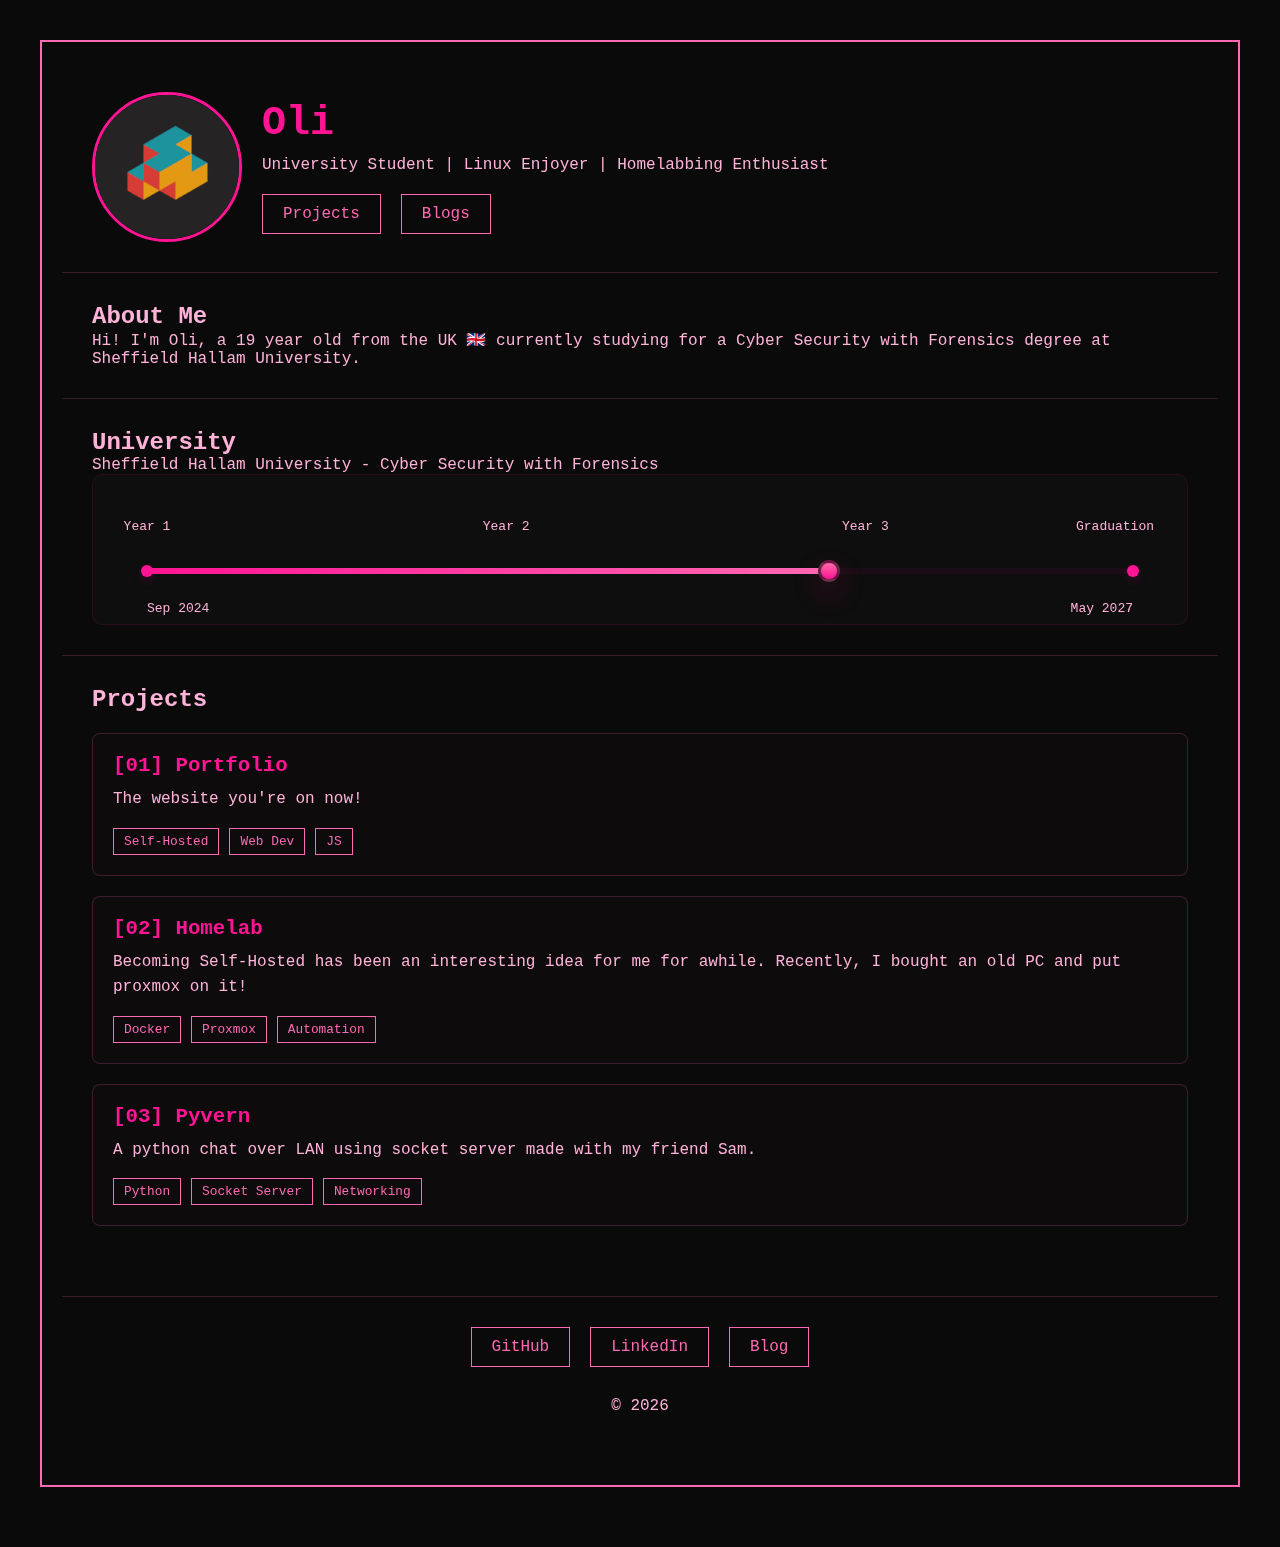
<file: index.html>
<!DOCTYPE html>
<html lang="en">
<head>
    <meta charset="UTF-8">
    <meta name="viewport" content="width=device-width, initial-scale=1.0">
    <title>Oli | Cyber Security Student</title>
    <link rel="icon" href="/photos/discordpfp.png">
    <link rel="stylesheet" href="style.css">
</head>
<body>
    <canvas class="matrix-bg" id="matrix"></canvas>

    <div class="container">
        <header>
            <img src="photos/discordpfp.png" alt="Oli's Profile Picture" class="profile-pic">
            <div class="header-content">
                <h1>Oli</h1>
                <p class="typing-effect">University Student | Linux Enjoyer | Homelabbing Enthusiast</p>
                <nav>
                    <a href="#projects">Projects</a>
                    <a href="blog.html">Blogs</a>
                </nav>
            </div>
        </header>
        <section id="about" class="section">
            <h2>About Me</h2>
            <p>Hi! I'm Oli, a 19 year old from the UK &#x1f1ec;&#x1f1e7; currently studying for a Cyber Security with Forensics degree at Sheffield Hallam University.</p>
        </section>
        <section id="university-timeline" class="section">
            <h2>University</h2>
            <timeline-header>Sheffield Hallam University - Cyber Security with Forensics</timeline-header>
            <div class="timeline-card">
                <div class="timeline-years" aria-hidden="true"></div>
                <div class="timeline-track" aria-hidden="true">
                    <div class="timeline-line"></div>
                    <div class="timeline-fill" id="timeline-fill"></div>
                    <div class="timeline-dot start" title="Start: Sep 2024">&nbsp;</div>
                    <div class="timeline-dot end" title="Expected end: May 2027">&nbsp;</div>
                    <div class="timeline-current" id="timeline-current" title="Current position"></div>
                </div>
                <div class="timeline-labels">
                    <div class="label-left">Sep 2024</div>
                    <div class="label-right">May 2027</div>
                </div>
            </div>
        </section>
        <section id="projects" class="section">
            <h2>Projects</h2>
            <div class="project-grid">
                <a href="https://github.com/1144oli/1144oli.github.io" class="project-card" target="_blank" rel="noopener noreferrer">
                    <h3>[01] Portfolio</h3>
                    <p>The website you're on now!</p>
                    <div class="tags">
                        <span class="tag">Self-Hosted</span>
                        <span class="tag">Web Dev</span>
                        <span class="tag">JS</span>
                    </div>
                </a>
                <a href="https://cyberoli.uk/posts.html?post=Everyones_Homelabbing" class="project-card" target="_blank" rel="noopener noreferrer">
                    <h3>[02] Homelab</h3>
                    <p>Becoming Self-Hosted has been an interesting idea for me for awhile. Recently, I bought an old PC and put proxmox on it!</p>
                    <div class="tags">
                        <span class="tag">Docker</span>
                        <span class="tag">Proxmox</span>
                        <span class="tag">Automation</span>
                    </div>
                </a>
                <a href="https://github.com/1196-sam/Pyvern" class="project-card" target="_blank" rel="noopener noreferrer">
                    <h3>[03] Pyvern</h3>
                    <p>A python chat over LAN using socket server made with my friend Sam.</p>
                    <div class="tags">
                        <span class="tag">Python</span>
                        <span class="tag">Socket Server</span>
                        <span class="tag">Networking</span>
                    </div>
                </a>
            </div>
        </section>

        <footer>
            <div class="social-links">
                <a href="https://github.com/1144oli">GitHub</a>
                <a href="https://www.linkedin.com/in/oliver-pedley/">LinkedIn</a>
                <a href="blog.html">Blog</a>
            </div>
            <p>&copy; 2026</p>
        </footer>
    </div>

    <div id="easter-toast" class="easter-toast" aria-live="polite" aria-atomic="true"></div>

    <div id="cve-modal" class="easter-overlay" role="dialog" aria-modal="true" aria-labelledby="cve-title" aria-hidden="true">
        <div class="easter-panel">
            <button class="easter-close" type="button" aria-label="Close">&#x00D7;</button>
            <h3 id="cve-title">About Oli</h3>
            <p class="easter-meta">Cyber Security with Forensics student at Sheffield Hallam University.</p>
            <p class="easter-meta">Linux enjoyer, homelab builder, and always tinkering with self-hosted stuff.</p>
            <p class="easter-meta">Current focus: learning rust, completing university, and writing about projects.</p>
            <div class="easter-links">
                <a href="https://github.com/1144oli" target="_blank" rel="noopener noreferrer">GitHub</a>
                <a href="https://www.linkedin.com/in/oliver-pedley/" target="_blank" rel="noopener noreferrer">LinkedIn</a>
                <a href="blog.html">Blog</a>
            </div>
        </div>
    </div>

    <div id="robots-modal" class="easter-overlay" role="dialog" aria-modal="true" aria-labelledby="robots-title" aria-hidden="true">
        <div class="easter-panel">
            <button class="easter-close" type="button" aria-label="Close">&#x00D7;</button>
            <h3 id="robots-title">/robots.txt</h3>
            <pre class="robots-content">AI scraping my website again!
Disallow: /boring/
Allow: /curiosity/

# You were not supposed to see this.
# Since you did, take a break and drink water.
# Everyone's doing this "life" thing for the first time too!</pre>
        </div>
    </div>

    <script src="drag.js"></script>
    <script src="terminal.js"></script>
</body>
</html>
</file>
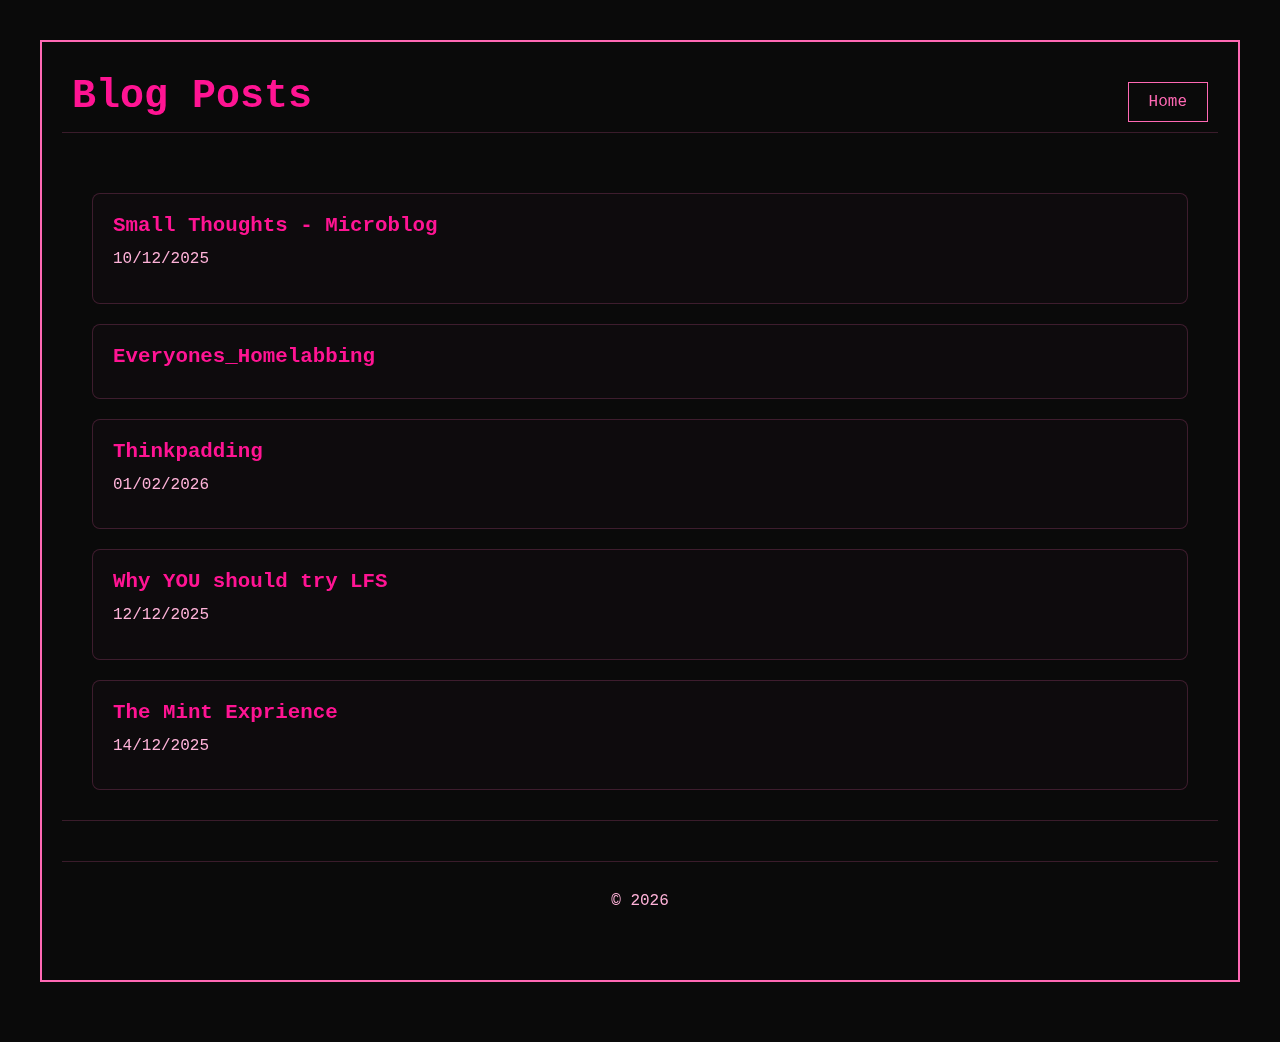
<file: blog.html>
<!DOCTYPE html>
<html lang="en">
<head>
    <meta charset="UTF-8">
    <meta name="viewport" content="width=device-width, initial-scale=1.0">
    <title>All Posts | Oli</title>
    <link rel="stylesheet" href="style.css">
    <link rel="stylesheet" href="blogstyle.css">
</head>

<body>
    <canvas class="matrix-bg" id="matrix"></canvas>

    <div class="container">
        <header>
            <h1>Blog Posts</h1>
            <nav>
                <a href="index.html">Home</a>
            </nav>
        </header>

        <section class="section">
            <div id="post-list" class="blog-list"></div>
        </section>

        <footer>
            <p>&copy; 2026</p>
        </footer>
    </div>

    <script src="drag.js"></script>
    <script src="posts.js"></script>
</body>
</html>
</file>
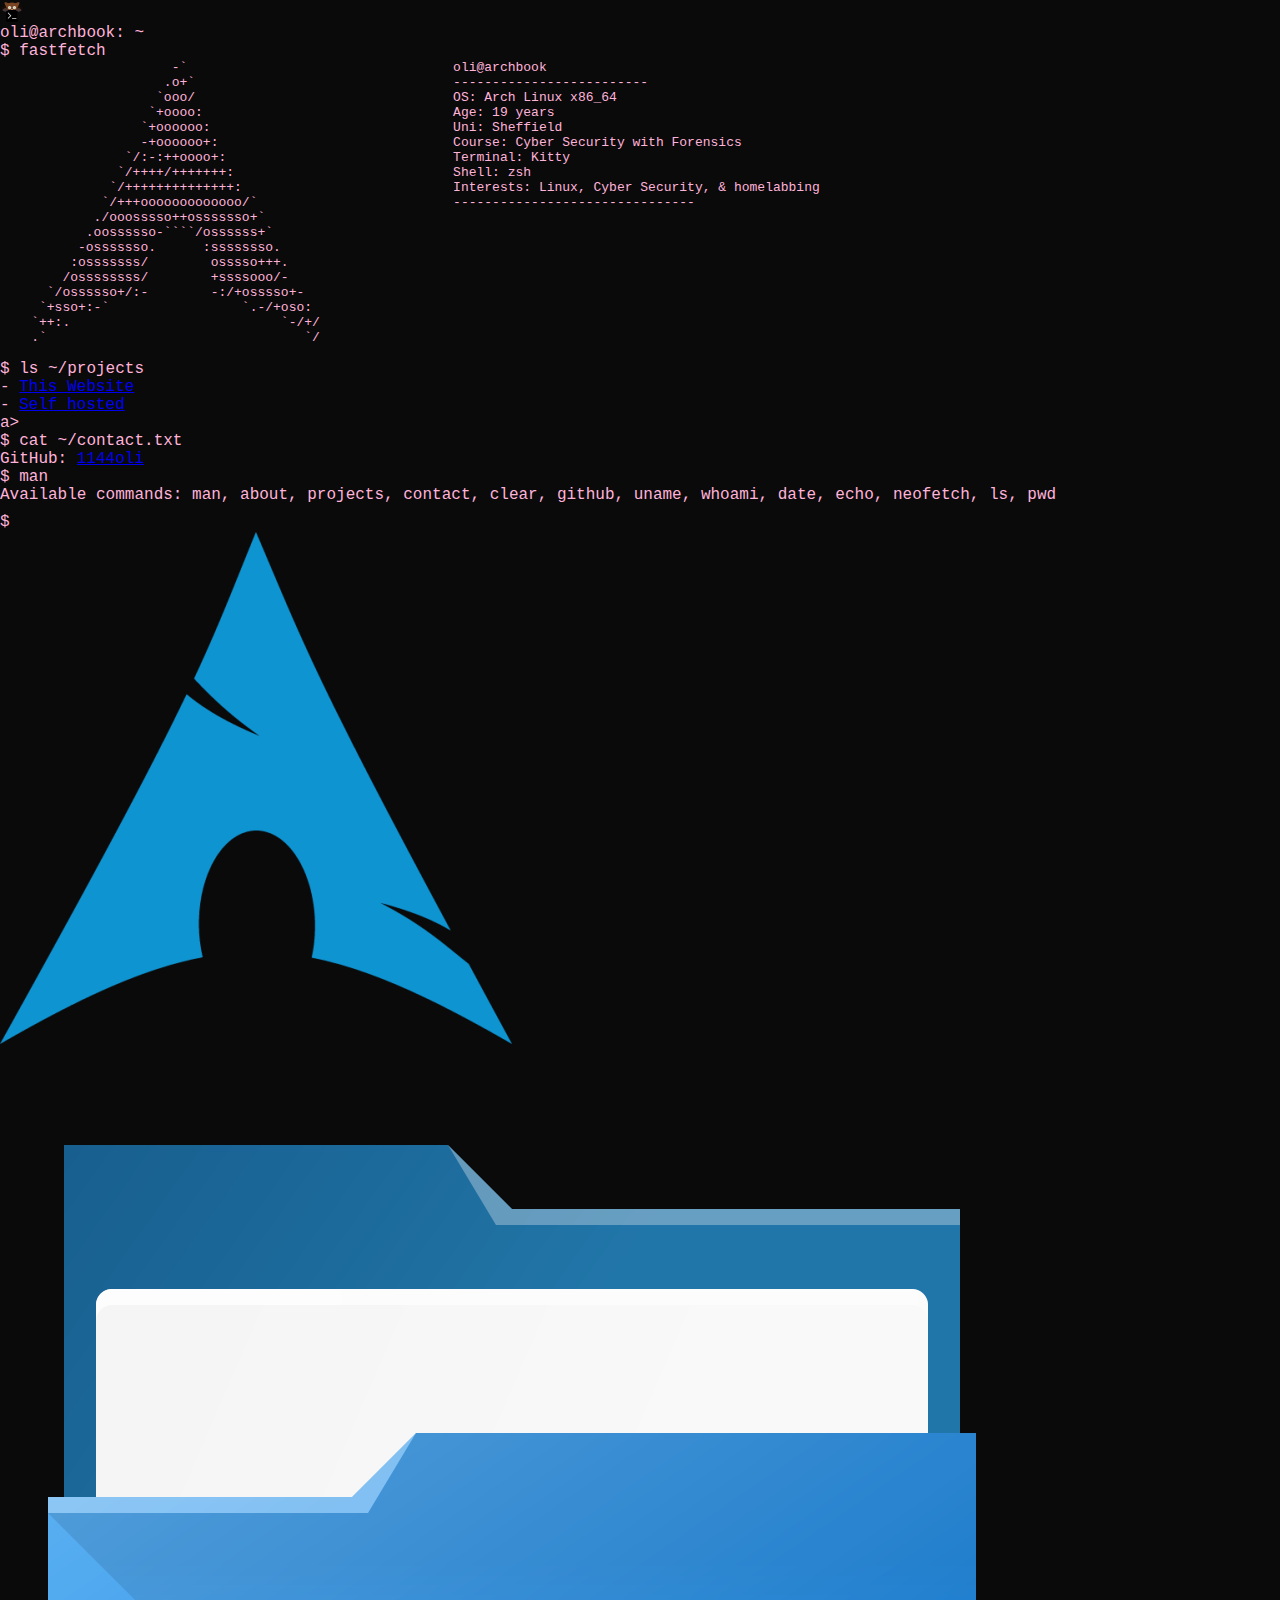
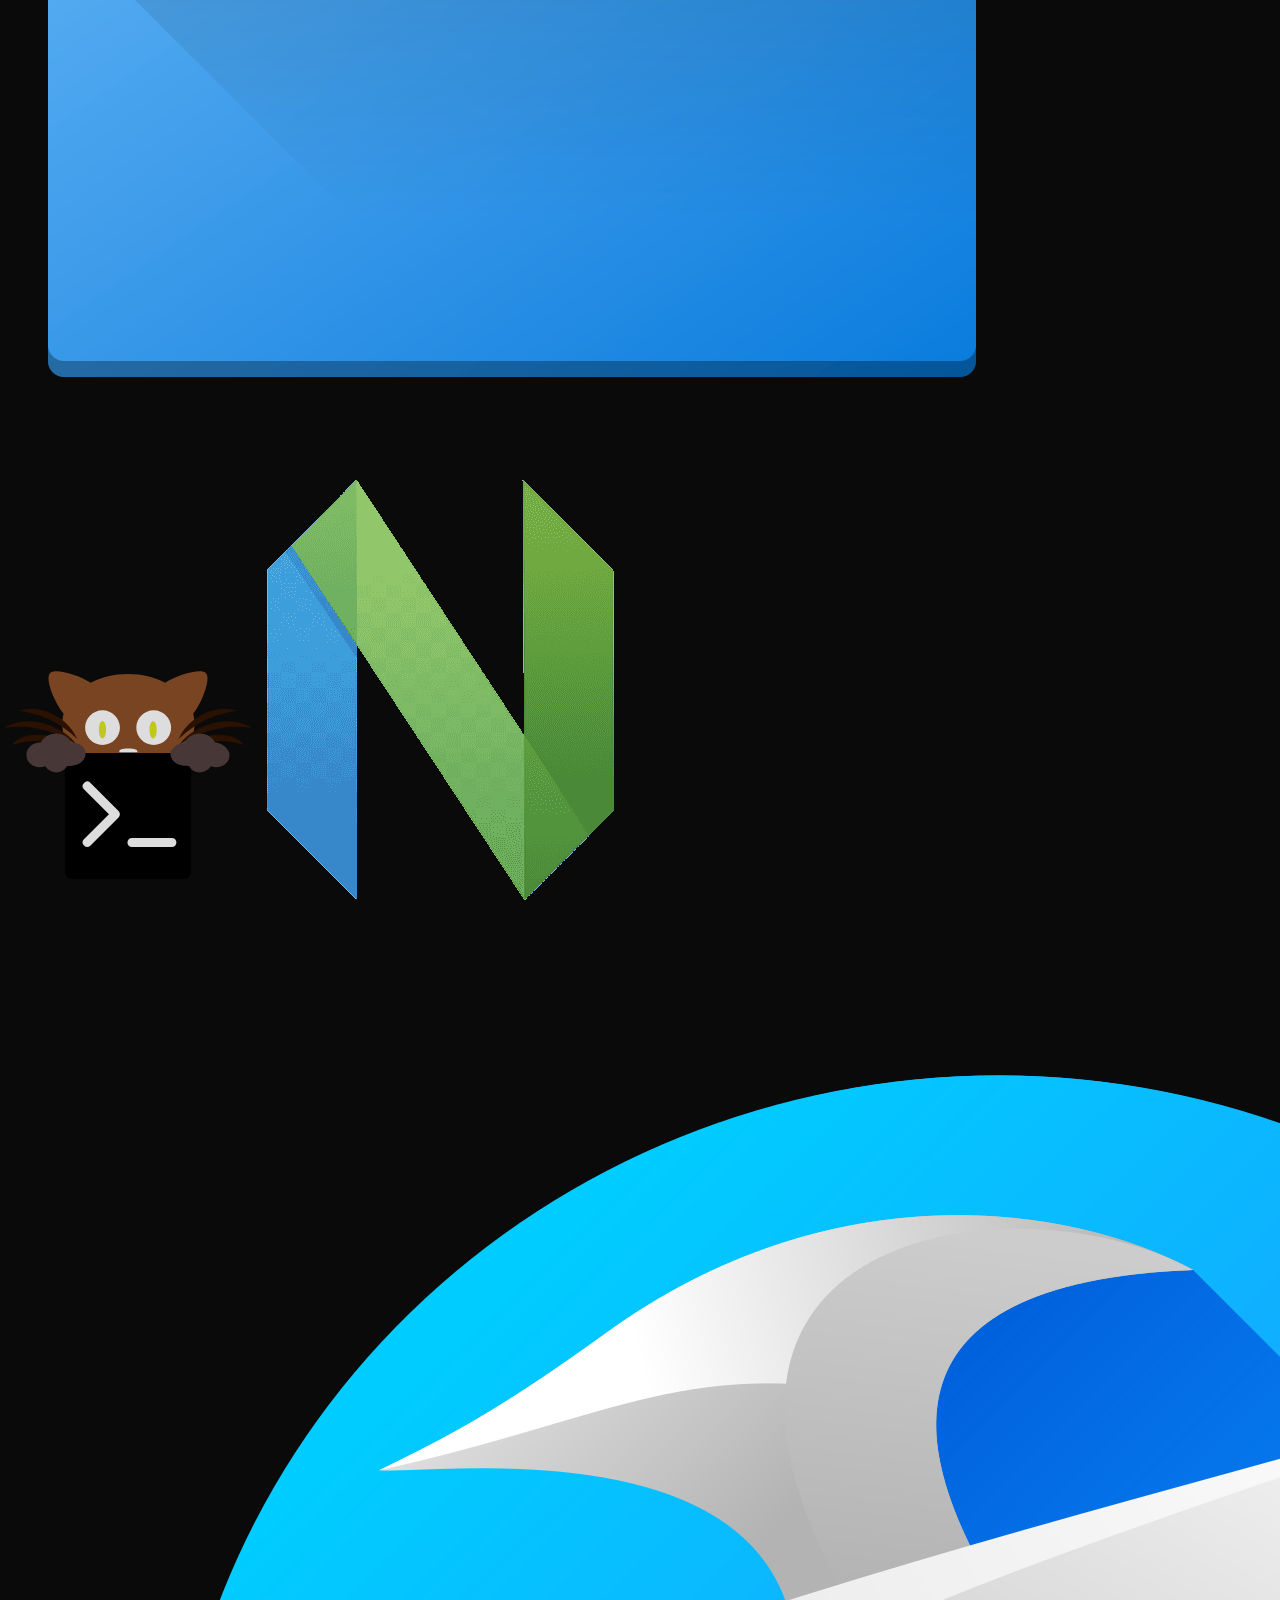
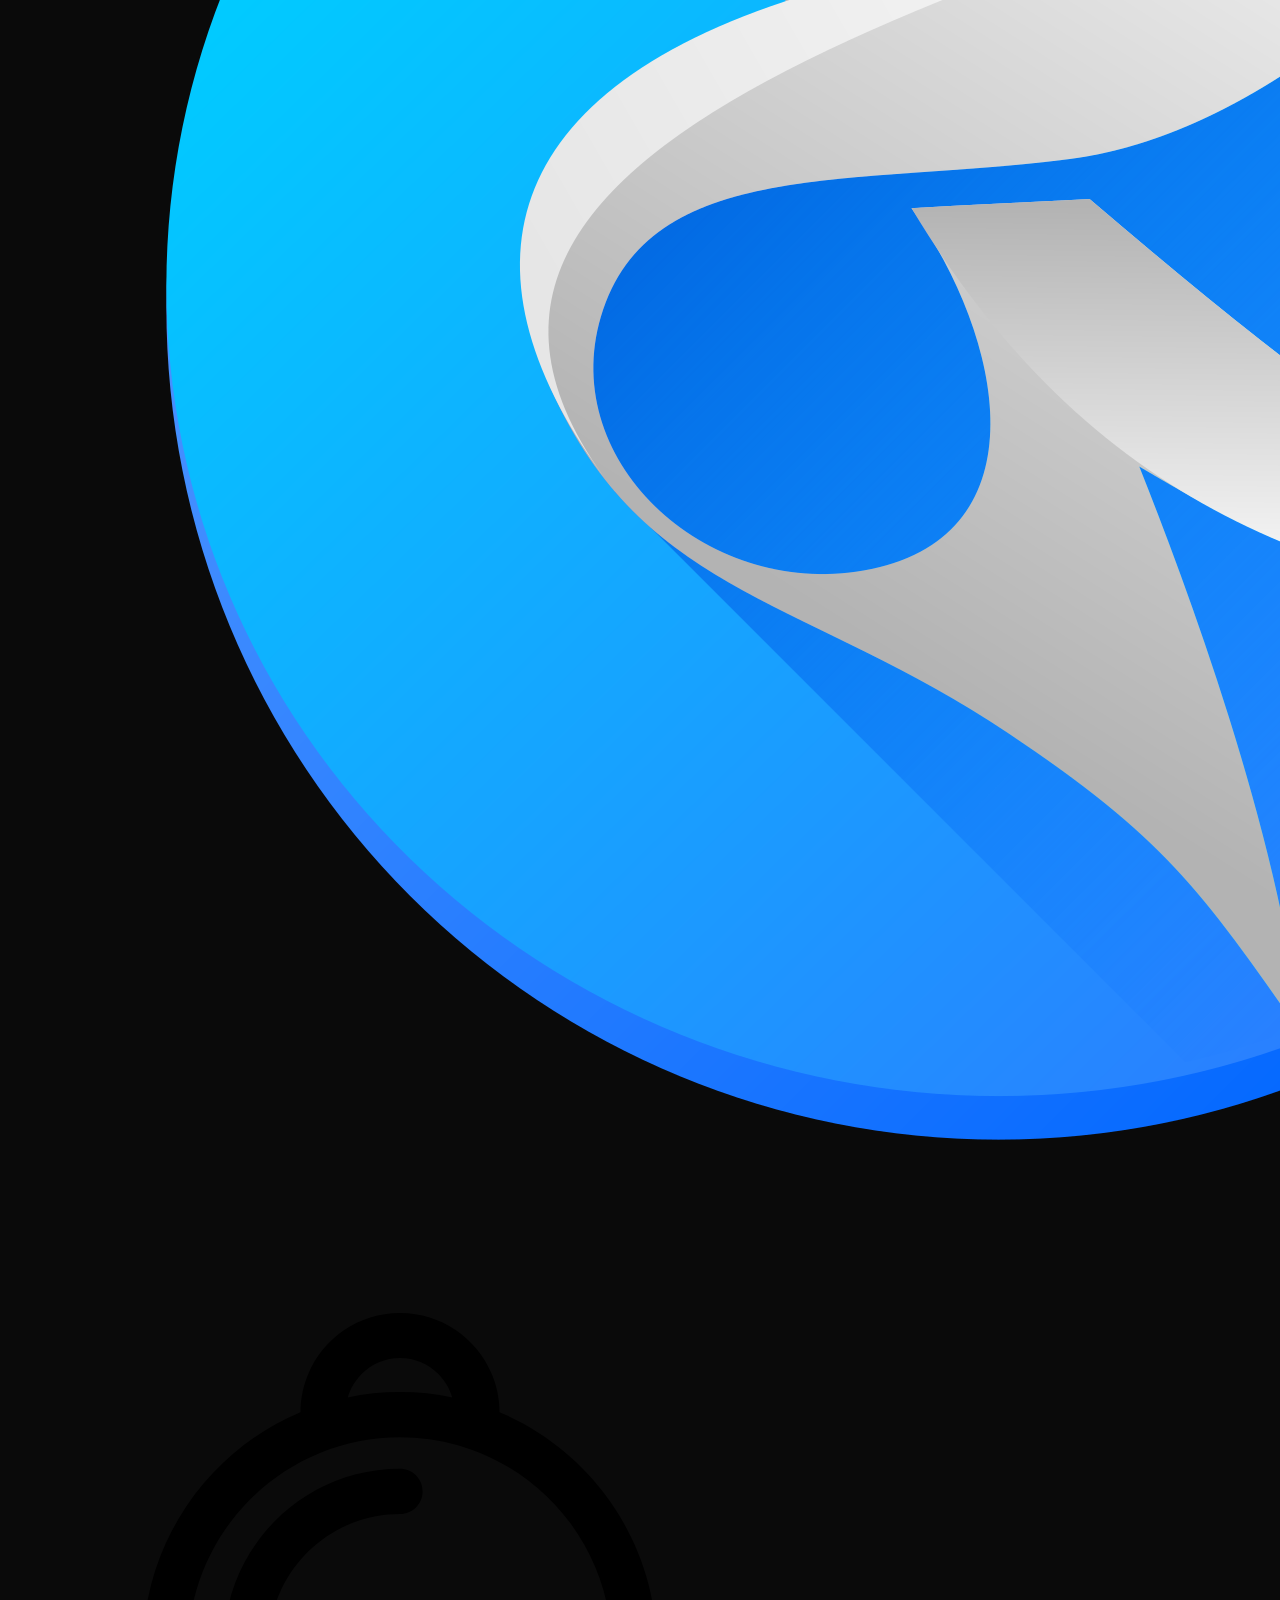
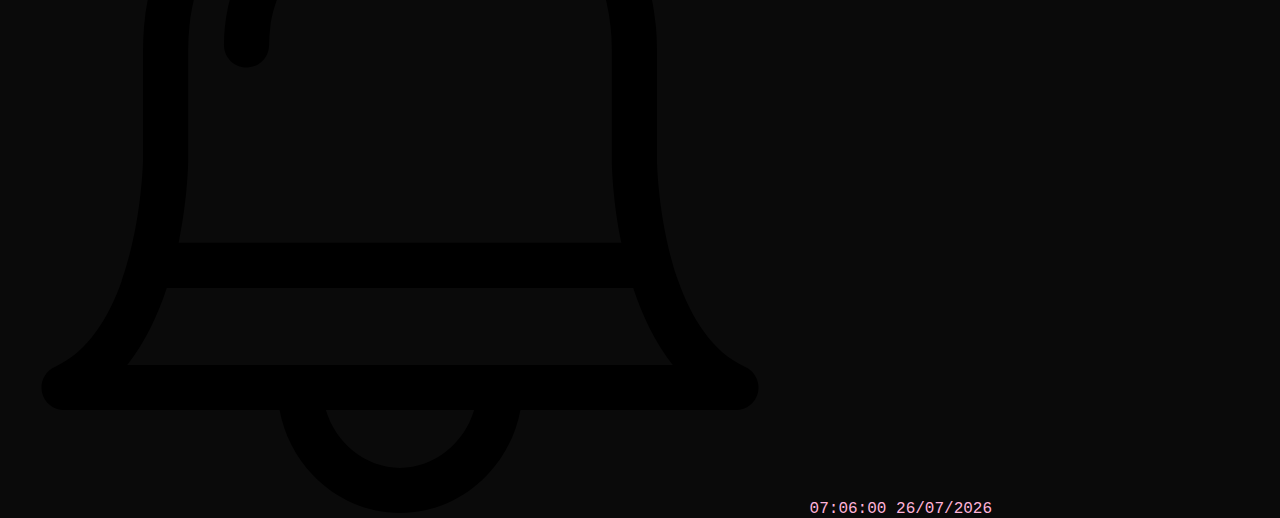
<file: index .html>
<!DOCTYPE html>
<html lang="en">
<head>
  <meta charset="UTF-8" />
  <meta name="viewport" content="width=device-width, initial-scale=1.0"/>
  <title>Oli</title>
  <link rel="stylesheet" href="style.css" />
</head>
<body>
  <div id="mobile-warning" style="display:none; position:fixed; inset:0; background:#111; color:#0f0; z-index:99999; font-family:monospace; text-align:center; padding-top:5em;">
    <h1>Sorry!</h1>
    <p>This website is only supported on desktop devices.</p>
    <div style="margin-top:2em; text-align:left; display:inline-block;">
      <strong>About</strong><br>
      OS: EndeavourOS x86_64<br>
      Age: 19 years<br>
      Uni: Sheffileld <br>
      Course: Cyber Security with Forensics<br>
      Interests: Linux, Cyber Security, & homelabbing<br>
      <br>
      <strong>Projects</strong><br>
      - <a href="https://github.com/1144oli/1144oli.github.io" style="color:#0f0;" target="_blank">This Website</a><br>
      <br>
      <strong>Contact</strong><br>
      GitHub: <a href="https://github.com/1144oli" style="color:#0f0;" target="_blank">1144oli</a><br>
    </div>
  </div>
  <div class="terminal-window">
    <div class="terminal-bar">
      <img src="photos/kitty.svg" alt="Kitty Logo" style="height: 24px; vertical-align: middle; margin-right: 8px;">
      <div class="terminal-bar-center">
        <span class="title">oli@archbook: ~</span>
      </div>
      <div class="terminal-bar-right">
        <span class="dot red" id="close-btn" style="cursor:pointer;"></span>
      </div>
    </div> 

    <div class="terminal-content">
      <section id="about">
        <div class="prompt">$ fastfetch</div>
        <div style="display: flex; align-items: flex-start; gap: 24px;">
          <pre class="ascii-art" style="margin:0;">
                      -`                   
                     .o+`                  
                    `ooo/                  
                   `+oooo:                 
                  `+oooooo:                
                  -+oooooo+:               
                `/:-:++oooo+:              
               `/++++/+++++++:             
              `/++++++++++++++:            
             `/+++ooooooooooooo/`          
            ./ooosssso++osssssso+`         
           .oossssso-````/ossssss+`        
          -osssssso.      :ssssssso.       
         :osssssss/        osssso+++.      
        /ossssssss/        +ssssooo/-      
      `/ossssso+/:-        -:/+osssso+-    
     `+sso+:-`                 `.-/+oso:   
    `++:.                           `-/+/  
    .`                                 `/
          </pre>
          <pre class="neofetch-output" style="margin:0;">
            oli@archbook
            -------------------------
            OS: Arch Linux x86_64
            Age: 19 years
            Uni: Sheffield 
            Course: Cyber Security with Forensics
            Terminal: Kitty
            Shell: zsh
            Interests: Linux, Cyber Security, & homelabbing
            -------------------------------
          </pre>
        </div>
      </section>
      <section id="projects">
        <div class="prompt">$ ls ~/projects</div>
        <div class="response">
          - <a href="https://github.com/1144oli/1144oli.github.io">This Website</a><br />
          - <a href="https://en.wikipedia.org/wiki/Home_server">Self hosted</a></div>a><br />
        </div>
      </section>

      <section id="contact">
        <div class="prompt">$ cat ~/contact.txt</div>
        <div class="response">
          GitHub: <a href="https://github.com/1144oli" target="_blank">1144oli</a><br/>
        </div>
      </section>
        <section id="man">
        <div class="prompt">$ man</div>
        <div class="response">
          Available commands: man, about, projects, contact, clear, github, uname, whoami, date, echo, neofetch, ls, pwd
        </div>
      </section>
      <section id="input-terminal">
        <div id="terminal-history" style="margin-bottom: 8px;"></div>
        <form id="terminal-form" style="display: flex; align-items: center; gap: 8px;" autocomplete="off">
          <div class="prompt">$</div>
          <input id="terminal-input" type="text" style="background: transparent; border: none; color: inherit; font-family: monospace; outline: none; width: 60%; font-size: 1em; line-height: 1.5em; height: 1.5em;" autocomplete="off" />
        </form>
      </section>
        </div>
      </div>

  
  <div class="kate-window" id="kate-window" style="display:none; position:absolute; top:80px; left:120px; z-index:10;">
    <div class="terminal-bar" style="background:#3b4252;">
      <img src="photos/kate-3000px.png" alt="Kate Logo" style="height: 24px; vertical-align: middle; margin-right: 8px;">
      <div class="terminal-bar-center">
        <span class="title">oli@archbook: kate</span>
      </div>
      <div class="terminal-bar-right">
        <span class="dot red close-btn" style="cursor:pointer;"></span>
      </div>
    </div>
    <div class="terminal-content" style="background:#414142; color:#2e3440; min-width:400px; min-height:200px;">
      <div style="padding:16px;">
        <strong>Todo list:</strong><br>
        <textarea style="width:100%;height:120px;resize:vertical;font-family:monospace;"></textarea>
      </div>
    </div>
  </div>


    <div class="neovim-window" id="neovim-window" style="display:none; position:absolute; top:120px; left:200px; z-index:11;">
      <div class="terminal-bar" style="background:#1e222a;">
        <img src="photos/png-clipart-neovim-source-code-extensibility-computer-software-github-angle-rectangle-thumbnail.png" alt="neovim" style="height: 24px; vertical-align: middle; margin-right: 8px;">
        <div class="terminal-bar-center">
          <span class="title">oli@archbook: nvim</span>
        </div>
      <div class="terminal-bar-right">
        <span class="dot red" id="close-btn" style="cursor:pointer;"></span>
      </div>
      </div>
      <div class="terminal-content" style="background:#1e222a; color:#a9b1d6; min-width:500px; min-height:300px; font-family:monospace; position:relative;">
        <div style="padding:16px;">
          <pre id="neovim-editor" style="margin:0; color:#a9b1d6; outline:none; min-height:200px;" tabindex="0"></pre>
        </div>
        <div id="neovim-mode-bar" style="position:absolute; left:0; right:0; bottom:28px; background:#282c34; color:#98c379; font-family:monospace; font-size:1em; padding:4px 12px; border-top:1px solid #222;">
          -- NORMAL --
        </div>
        <div id="neovim-command-bar" style="display:none; position:absolute; left:0; right:0; bottom:0; background:#21252b; color:#abb2bf; font-family:monospace; font-size:1em; padding:4px 12px; border-top:1px solid #222;"></div>
          <span>:</span><input id="neovim-command-input" type="text" style="background:transparent; border:none; color:inherit; font-family:inherit; font-size:1em; outline:none; width:90%;" autocomplete="off" />
        </div>
      </div>
    </div>

  <div class="taskbar">
    <div class="taskbar-left">
      <img src="photos/archlogo.png" alt="Arch" class="taskbar-icon" />
      <img src="photos/Dolphin_icon_in_Plasma_5.svg.png" alt="Folder" class="taskbar-icon" />
      <img src="photos/kitty.svg" alt="Terminal" class="taskbar-icon" />
      <img src="photos/png-clipart-neovim-source-code-extensibility-computer-software-github-angle-rectangle-thumbnail.png" alt="neovim" class="taskbar-icon taskbar-active" />
      <img src="photos/kate-3000px.png" alt="kate" class="taskbar-icon" id="open-kate-btn" style="cursor:pointer;" />
    </div>
    <div class="taskbar-center"></div>
    <div class="taskbar-right">
      <img src="photos/notification-bell.svg" alt="Notification" class="taskbar-icon" />
      <span class="taskbar-time" id="taskbar-time"></span>
      <span class="taskbar-date" id="taskbar-date"></span>
    </div>
  </div>

  <script src="taskbar.js"></script>
  <script src="drag.js"></script>
  <script src="neovim.js"></script>
</body>
</html>
</file>
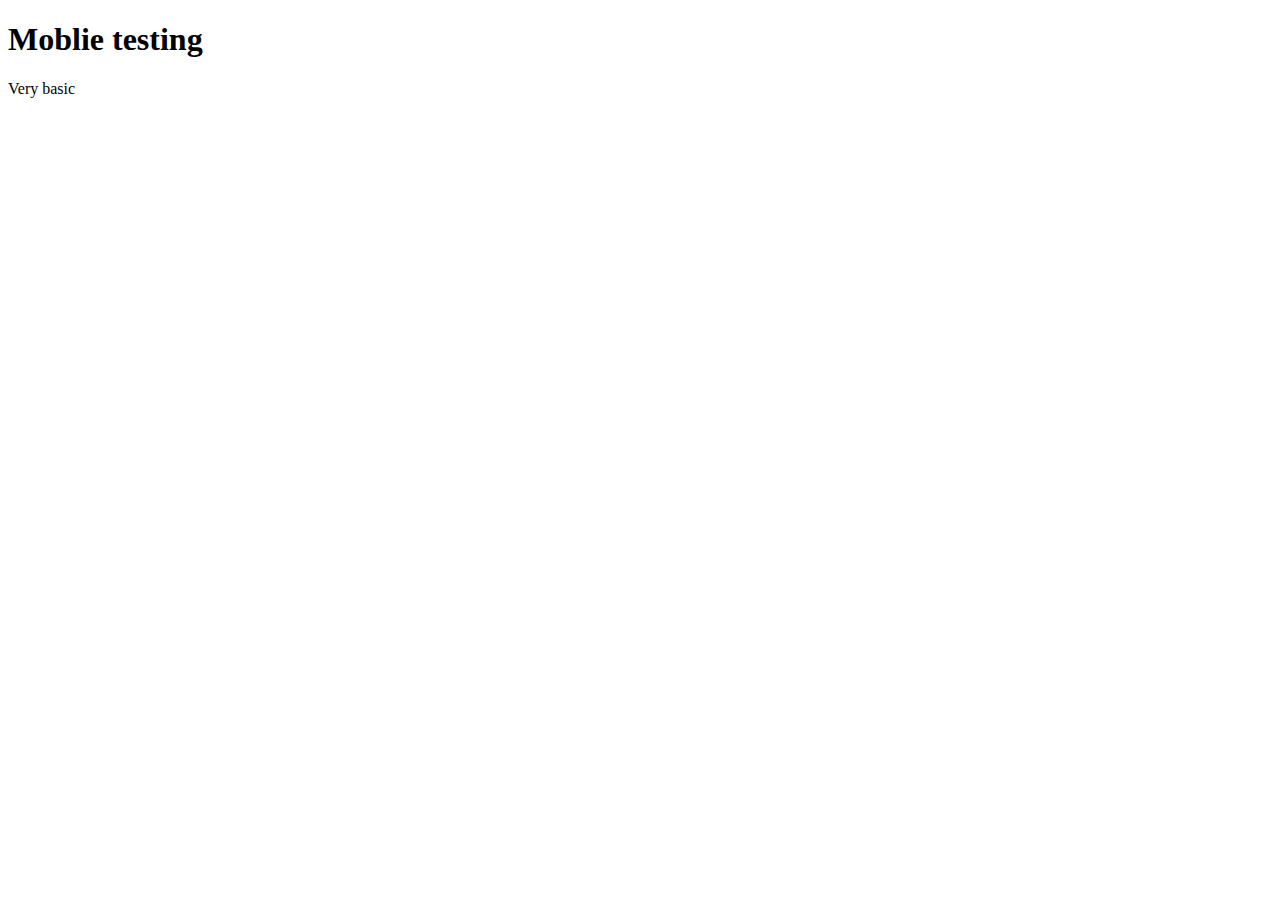
<file: moblie.html>
<!DOCTYPE html>
<html lang="en">
<head>
    <meta charset="UTF-8">
    <meta name="viewport" content="width=device-width, initial-scale=1.0">
    <title>Mobile Page</title>
</head>
<body>
    <h1>Moblie testing</h1>
    <p>Very basic</p>
</body>
</html>
</file>
<file: style.css>
* {
    margin: 0;
    padding: 0;
    box-sizing: border-box;
}

body {
    font-family: 'Courier New', monospace;
    background: #0a0a0a;
    color: #ffb3d9;
    overflow-x: hidden;
}

.matrix-bg {
    position: fixed;
    top: 0;
    left: 0;
    width: 100%;
    height: 100%;
    pointer-events: none;
    opacity: 0.15;
    z-index: 0;
}

.container {
    position: relative;
    z-index: 1;
    max-width: 1200px;
    margin: 40px auto;
    margin-bottom: 60px;
    padding: 20px;
    padding-bottom: 40px;
    border: 2px solid #ff69b4;
    background: rgba(10, 10, 10, 0.9);
}
header {
    border: none;
    border-bottom: 1px solid rgba(255, 105, 180, 0.2);
    padding: 30px;
    margin-bottom: 0px;
    background: transparent;
    display: flex;
    align-items: center;
    gap: 20px;
    flex-wrap: wrap;
}

.profile-pic {
    width: 150px;
    height: 150px;
    border-radius: 50%;
    border: 3px solid #ff1493;
    object-fit: cover;
    flex-shrink: 0;
}

.header-content {
    flex: 1;
    min-width: 300px;
}

h1 {
    font-size: 2.5em;
    margin-bottom: 10px;
    color: #ff1493;
}

:root {
    --matrix-color: #ff69b4;
}

.typing-effect {
    overflow: hidden;
    white-space: nowrap;
    color: #ffb3d9;
}

nav {
    margin-top: 20px;
    display: flex;
    gap: 20px;
    flex-wrap: wrap;
}

nav a {
    color: #ff69b4;
    text-decoration: none;
    padding: 10px 20px;
    border: 1px solid #ff69b4;
    transition: all 0.3s;
}

nav a:hover {
    background: #ff69b4;
    color: #0a0a0a;
}

.section {
    margin-bottom: 0px;
    padding: 30px;
    border: none;
    border-bottom: 1px solid rgba(255, 105, 180, 0.2);
    background: transparent;
    transition: all 0.3s;
}

.section:hover {
    background: rgba(255, 105, 180, 0.02);
}

#projects {
    border-bottom: none;
}

.project-grid {
    display: flex;
    flex-direction: column;
    gap: 20px;
    margin-top: 20px;
}
.project-card {
    border: 1px solid rgba(255, 105, 180, 0.2);
    padding: 20px;
    background: rgba(255, 105, 180, 0.02);
    transition: all 0.3s;
    cursor: pointer;
    text-decoration: none;
    display: block;
    border-radius: 8px;
}

.project-card:hover {
    transform: translateY(-5px);
    background: rgba(255, 105, 180, 0.08);
    border-color: rgba(255, 105, 180, 0.4);
}

.project-card h3 {
    color: #ff1493;
    margin-bottom: 10px;
    font-size: 1.3em;
}

.project-card p {
    color: #ffb3d9;
    line-height: 1.6;
    margin-bottom: 10px;
}

.tags {
    display: flex;
    flex-wrap: wrap;
    gap: 10px;
    margin-top: 15px;
}

.tag {
    background: transparent;
    border: 1px solid #ff69b4;
    color: #ff69b4;
    padding: 5px 10px;
    font-size: 0.8em;
}

footer {
    text-align: center;
    padding: 30px 0;
    margin-top: 40px;
    padding-top: 30px;
    border-top: 1px solid rgba(255, 105, 180, 0.2);
}
.social-links {
    display: flex;
    justify-content: center;
    gap: 20px;
    margin-bottom: 30px;
}

.social-links a {
    color: #ff69b4;
    text-decoration: none;
    padding: 10px 20px;
    border: 1px solid #ff69b4;
    transition: all 0.3s;
}

.social-links a:hover {
    background: #ff69b4;
    color: #0a0a0a;
}

@media (max-width: 768px) {
    h1 { font-size: 1.8em; }
    h2 { font-size: 1.5em; }
    nav { flex-direction: column; }
}
.typing::after {
    content: '';
    display: inline-block;
    width: 8px;
    height: 1em;
    background-color: #ff69b4;
    margin-left: 2px;
    animation: blink 0.7s step-end infinite;
}

@keyframes blink {
    from, to { background-color: transparent; }
    50% { background-color: #ff69b4; }
}


.timeline-card{background:rgba(255,255,255,0.02);border:1px solid rgba(255,20,147,0.12);padding:8px 14px;border-radius:10px;max-width:100%}
.timeline-header{color:#ffb3d9;font-size:14px;margin-bottom:18px;padding-left:6px;border:1px solid rgba(255,105,180,0.3);padding:15px 20px;border-radius:8px;background:rgba(255,105,180,0.02)}


.timeline-track{position:relative;height:44px;padding:6px 8px;margin:6px 0;z-index:1}
.timeline-line{position:absolute;left:40px;right:40px;top:50%;height:6px;background:rgba(255,20,147,0.06);transform:translateY(-50%);border-radius:6px}
.timeline-fill{position:absolute;left:40px;top:50%;height:6px;background:linear-gradient(90deg,#ff1493,#ff69b4);transform:translateY(-50%);border-radius:6px;width:0%;transition:width 600ms ease}


.timeline-dot{position:absolute;top:50%;width:12px;height:12px;border-radius:50%;background:#ff1493;border:none;transform:translate(-50%,-50%);box-shadow:0 4px 10px rgba(255,20,147,0.18)}
.timeline-dot.start{left:40px}
.timeline-dot.end{left:calc(100% - 40px)}


.timeline-current{position:absolute;top:50%;width:22px;height:22px;border-radius:50%;background:linear-gradient(180deg,#ff6aa6,#ff1493);box-shadow:0 12px 28px rgba(255,20,147,0.22);transform:translate(-50%,-50%);transition:left 400ms ease;border:3px solid rgba(10,10,10,0.6)}

.timeline-labels{display:flex;justify-content:space-between;font-size:13px;color:#ffb3d9;margin-top:8px;padding:0 40px}
.timeline-labels .label-left, .timeline-labels .label-right{color:#ffb3d9}

.timeline-years{position:relative;height:60px;margin-bottom:4px;padding:0 40px;z-index:3}
.timeline-years .year{position:absolute;top:36px;transform:translateX(-50%);color:#ffb3d9;font-size:13px;white-space:nowrap}
.timeline-years .year.graduation{background:transparent;color:#ffb3d9;padding:0;border-radius:0;font-weight:400;border:0}

.timeline-tooltip{
    position:fixed;
    transform:translateX(-50%);
    background:rgba(10,10,10,0.95);
    color:#ffb3d9;
    padding:6px 8px;
    border-radius:6px;
    font-size:12px;
    pointer-events:none;
    opacity:0;
    transition:opacity 140ms ease;
    border:1px solid rgba(255,20,147,0.12);
    z-index:9999;
}

@media (max-width:520px){
    .timeline-card{padding:8px}
    .timeline-track{height:44px;padding:6px 10px}
    .timeline-line{left:12px;right:12px}
    .timeline-fill{left:12px}
    .timeline-dot.start{left:12px}
    .timeline-dot.end{left:calc(100% - 12px)}
    .timeline-labels,.timeline-years{padding:0 12px}
    .timeline-years{height:48px}
    .timeline-years .year{top:28px;font-size:12px}
}

body.neon-mode {
    --matrix-color: #6efbff;
    background: radial-gradient(circle at 20% 10%, rgba(70, 245, 255, 0.2), transparent 45%),
        radial-gradient(circle at 80% 0%, rgba(255, 70, 205, 0.15), transparent 40%),
        #05070c;
    color: #b8f3ff;
}

body.neon-mode .container {
    border-color: #45f3ff;
    background: rgba(4, 8, 12, 0.92);
    box-shadow: 0 0 30px rgba(69, 243, 255, 0.12), 0 0 60px rgba(255, 70, 205, 0.08);
}

body.neon-mode h1 {
    color: #6efbff;
}

body.neon-mode .typing-effect {
    color: #b8f3ff;
}

body.neon-mode .profile-pic {
    border-color: #6efbff;
}

body.neon-mode nav a,
body.neon-mode .social-links a {
    color: #6efbff;
    border-color: rgba(110, 251, 255, 0.6);
}

body.neon-mode nav a:hover,
body.neon-mode .social-links a:hover {
    background: rgba(110, 251, 255, 0.18);
    color: #b8f3ff;
}

body.neon-mode .section {
    border-bottom: 1px solid rgba(110, 251, 255, 0.2);
}

body.neon-mode .project-card {
    border-color: rgba(110, 251, 255, 0.22);
    background: rgba(110, 251, 255, 0.03);
}

body.neon-mode .project-card h3 {
    color: #6efbff;
}

body.neon-mode .project-card p,
body.neon-mode .timeline-labels,
body.neon-mode .timeline-labels .label-left,
body.neon-mode .timeline-labels .label-right,
body.neon-mode .timeline-years .year,
body.neon-mode .timeline-years .year.graduation {
    color: #b8f3ff;
}

body.neon-mode .tag {
    border-color: rgba(110, 251, 255, 0.7);
    color: #6efbff;
}

body.neon-mode footer {
    border-top: 1px solid rgba(110, 251, 255, 0.2);
}

body.neon-mode .timeline-card{border:1px solid rgba(110,251,255,0.18)}
body.neon-mode .timeline-header{color:#b8f3ff;border:1px solid rgba(110,251,255,0.28);background:rgba(110,251,255,0.04)}
body.neon-mode .timeline-line{background:rgba(110,251,255,0.1)}
body.neon-mode .timeline-fill{background:#6efbff}
body.neon-mode .timeline-dot{background:#6efbff;box-shadow:0 4px 10px rgba(110,251,255,0.25)}
body.neon-mode .timeline-current{background:#6efbff;box-shadow:0 0 18px rgba(110,251,255,0.5);border:3px solid rgba(110,251,255,0.5)}
body.neon-mode .timeline-tooltip{background:rgba(7,10,15,0.95);color:#b8f3ff;border:1px solid rgba(110,251,255,0.2)}

.easter-toast {
    position: fixed;
    right: 24px;
    bottom: 24px;
    background: rgba(10, 10, 10, 0.92);
    color: #ffb3d9;
    border: 1px solid rgba(255, 105, 180, 0.5);
    padding: 10px 14px;
    font-size: 14px;
    border-radius: 8px;
    opacity: 0;
    transform: translateY(8px);
    transition: opacity 200ms ease, transform 200ms ease;
    z-index: 10001;
    pointer-events: none;
}

.easter-toast.show {
    opacity: 1;
    transform: translateY(0);
}

body.neon-mode .easter-toast {
    color: #b8f3ff;
    border-color: rgba(110, 251, 255, 0.6);
    background: rgba(7, 10, 15, 0.95);
}

.easter-overlay {
    position: fixed;
    inset: 0;
    display: none;
    align-items: center;
    justify-content: center;
    background: rgba(5, 6, 10, 0.78);
    z-index: 10000;
    padding: 20px;
}

.easter-overlay.active {
    display: flex;
}

.easter-panel {
    position: relative;
    max-width: 520px;
    width: 100%;
    background: #0b0f14;
    color: #ffb3d9;
    border: 1px solid rgba(255, 105, 180, 0.6);
    border-radius: 12px;
    padding: 22px 24px 20px;
    box-shadow: 0 16px 40px rgba(0, 0, 0, 0.45);
}

.easter-panel h3 {
    margin-bottom: 10px;
    color: inherit;
}

.easter-meta {
    margin-bottom: 6px;
    font-size: 14px;
}

.easter-links {
    display: flex;
    flex-wrap: wrap;
    gap: 10px;
    margin-top: 14px;
}

.easter-links a {
    color: #ff69b4;
    text-decoration: none;
    padding: 8px 14px;
    border: 1px solid #ff69b4;
    transition: all 0.3s;
    font-size: 14px;
}

.easter-links a:hover {
    background: #ff69b4;
    color: #0a0a0a;
}

.robots-content {
    margin-top: 10px;
    white-space: pre-wrap;
    font-size: 13px;
    color: inherit;
}

.easter-close {
    position: absolute;
    top: 10px;
    right: 12px;
    border: 1px solid rgba(255, 105, 180, 0.6);
    background: transparent;
    color: inherit;
    font-size: 20px;
    width: 32px;
    height: 32px;
    border-radius: 50%;
    cursor: pointer;
}

.easter-close:hover {
    background: rgba(255, 105, 180, 0.12);
}

body.neon-mode .easter-panel {
    border-color: rgba(110, 251, 255, 0.6);
    color: #b8f3ff;
}

body.neon-mode .easter-close {
    border-color: rgba(110, 251, 255, 0.6);
}

body.neon-mode .easter-close:hover {
    background: rgba(110, 251, 255, 0.12);
}

body.neon-mode .easter-links a {
    color: #6efbff;
    border-color: rgba(110, 251, 255, 0.6);
}

body.neon-mode .easter-links a:hover {
    background: rgba(110, 251, 255, 0.18);
    color: #b8f3ff;
}
</file>
<file: blogstyle.css>
.blog-list {
    display: flex;
    flex-direction: column;
    gap: 20px;
    margin-top: 20px;
}

.blog-content {
    color: #ffb3d9;
    line-height: 1.8;
}

.blog-content h1,
.blog-content h2,
.blog-content h3 {
    color: #ff1493;
    margin-top: 30px;
    margin-bottom: 15px;
    font-family: 'Arial Black', Gadget, sans-serif;
}

.blog-content h1 {
    font-size: 2.5em;
}

.blog-content h2 {
    font-size: 2em;
}

.blog-content h3 {
    font-size: 1.5em;
}

.blog-content p {
    margin-bottom: 15px;
}

#post-date {
  color: #ff69b4;
  margin-bottom: 20px;
}

.blog-content code {
    background: rgba(255, 105, 180, 0.1);
    padding: 2px 6px;
    border-radius: 3px;
    color: #ff69b4;
    font-family: 'Courier New', Courier, monospace;
    font-size: 1.2em;
}

.blog-content pre {
    background: #000;
    padding: 20px;
    border: 1px solid #ff69b4;
    overflow-x: auto;
    margin: 20px 0;
    color: #fff;
    border-radius: 5px;
}

.blog-content pre code {
    background: none;
    padding: 0;
}

header {
    display: flex;
    justify-content: space-between;
    align-items: center;
    padding: 10px;
    margin-bottom: 10px;
}

header h1 {
    margin: 0;
    line-height: 1;
}

nav {
    display: flex;
    justify-content: flex-end;
    gap: 10px;
    align-items: center;
}

header nav a {
    padding: 10px 20px;
    display: flex;
    align-items: center;
    margin-top: -10px;
}

a {
  color: #ff1493;
  text-decoration: none;
}

a:hover {
  text-decoration: underline;
}

ul, ol {
  margin-left: 2em;
  margin-bottom: 1em;
}

blockquote {
  border-left: 4px solid #ff69b4;
  padding-left: 1em;
  margin: 1em 0;
  color: #666;
}

img {
  max-width: 100%;
  height: auto;
}

table {
  width: 100%;
  border-collapse: collapse;
  margin: 1em 0;
}

th, td {
  border: 1px solid #ddd;
  padding: 8px;
  text-align: left;
}

th {
  background-color: #ff69b4;
  color: white;
}

tr:nth-child(even) {
  background-color: #f2f2f2;
}

tr:hover {
  background-color: #ddd;
}


.image-modal {
  display: none;
  position: fixed;
  z-index: 9999;
  left: 0;
  top: 0;
  width: 100%;
  height: 100%;
  background-color: rgba(0, 0, 0, 0.9);
  align-items: center;
  justify-content: center;
}

.image-modal-container {
  display: flex;
  flex-direction: column;
  align-items: center;
  gap: 15px;
  position: relative;
  width: 100%;
  height: 100%;
  justify-content: center;
}

.image-modal-controls {
  position: absolute;
  top: 20px;
  left: 20px;
  display: flex;
  gap: 10px;
  background: rgba(255, 105, 180, 0.1);
  padding: 10px 15px;
  border-radius: 8px;
  border: 1px solid #ff69b4;
  z-index: 10000;
}

.image-modal-btn {
  background: #ff69b4;
  color: white;
  border: none;
  padding: 12px 18px;
  border-radius: 6px;
  cursor: pointer;
  font-size: 18px;
  font-weight: bold;
  transition: all 0.15s ease;
}

.image-modal-btn:hover {
  background: #ff1493;
  transform: scale(1.05);
}

.image-modal-btn.active {
  background: #ff1493;
  box-shadow: 0 0 10px #ff69b4;
}

.image-wrapper {
  position: relative;
  display: flex;
  align-items: center;
  justify-content: center;
}

.image-modal-content {
  max-width: 85%;
  max-height: 70vh;
  object-fit: contain;
  animation: zoom 0.3s;
}


@keyframes zoom {
  from {transform: scale(0.5);}
  to {transform: scale(1);}
}

.image-modal-close {
  position: absolute;
  top: 20px;
  right: 40px;
  color: #ff69b4;
  font-size: 40px;
  font-weight: bold;
  cursor: pointer;
  transition: 0.3s;
  z-index: 10000;
}

.image-modal-close:hover,
.image-modal-close:focus {
  color: #ff1493;
}

body.neon-mode h1,
body.neon-mode h2,
body.neon-mode h3,
body.neon-mode #post-title,
body.neon-mode .blog-content h1,
body.neon-mode .blog-content h2,
body.neon-mode .blog-content h3 {
  color: #6efbff;
}

body.neon-mode #post-date {
  color: #6efbff;
}
</file>
